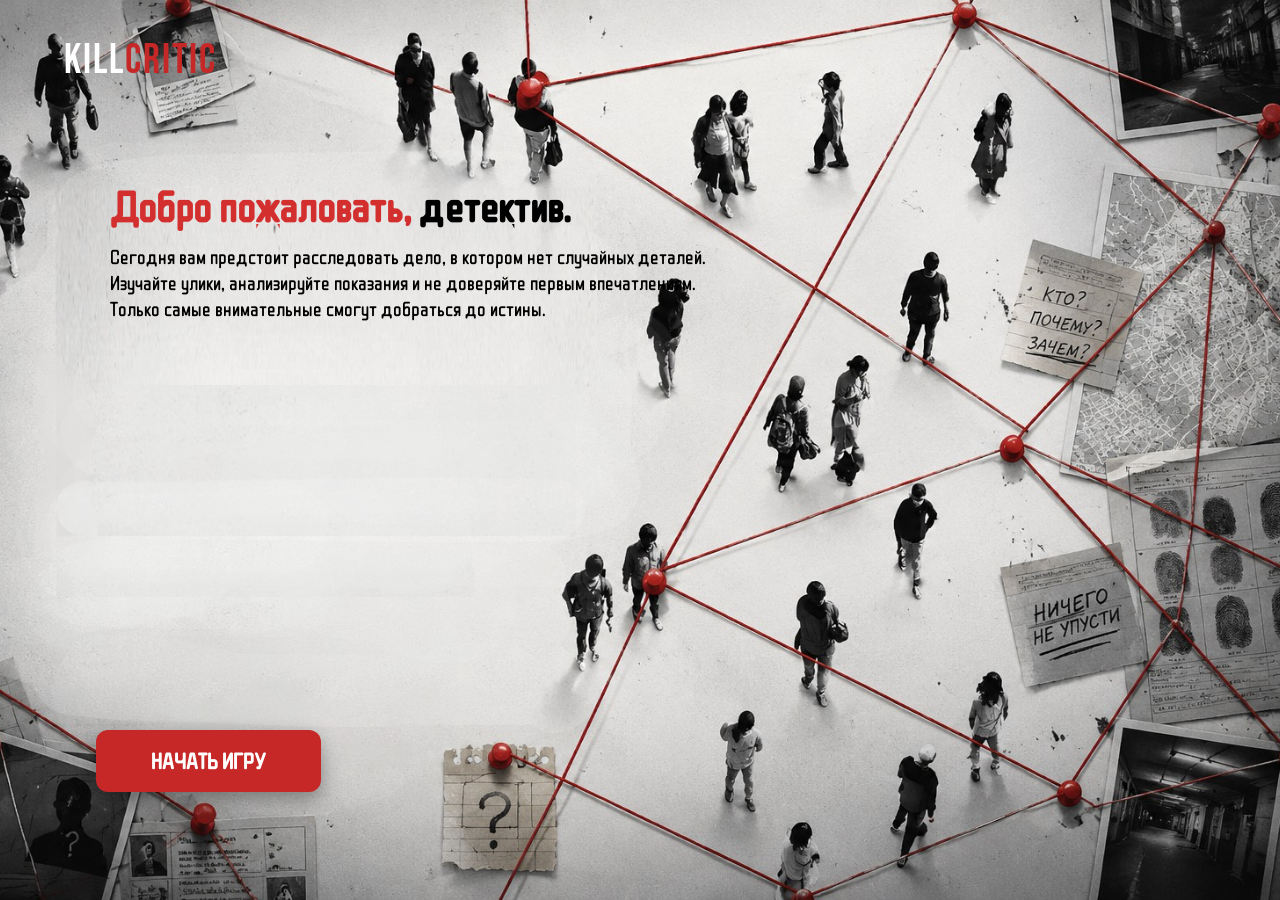
<file: index.html>
﻿<!DOCTYPE html>
<html lang="ru">

<head>

    <!-- Кодировка страницы -->
    <meta charset="UTF-8">

    <!-- Для правильного отображения на телефонах -->
    <meta name="viewport" content="width=device-width, initial-scale=1.0">

    <!-- Название вкладки браузера -->
    <title>KillCritic</title>

    <!-- Подключаем файл со всеми стилями сайта -->
    <link rel="stylesheet" href="css/style.css">

</head>

<!-- Класс страницы нужен, чтобы задать именно этот фон -->
<body class="page start-page">

    <header class="top-panel">

        <div class="logo">
            KILL<span>CRITIC</span>
        </div>

    </header>

    <div class="left-column">

        <h2 style="color: #000000;">

            <span>Добро пожаловать,</span> детектив.

        </h2>

        <p style="color: #000000;">

            Сегодня вам предстоит расследовать дело, в котором нет случайных деталей.
            Изучайте улики, анализируйте показания и не доверяйте первым впечатлениям.
            Только самые внимательные смогут добраться до истины.

        </p>

        <!-- Кнопка перехода на страницу ввода пароля -->
        <a href="password.html"
           class="button start-button">

            НАЧАТЬ ИГРУ

        </a>

    </div>

</body>

</html>
</file>
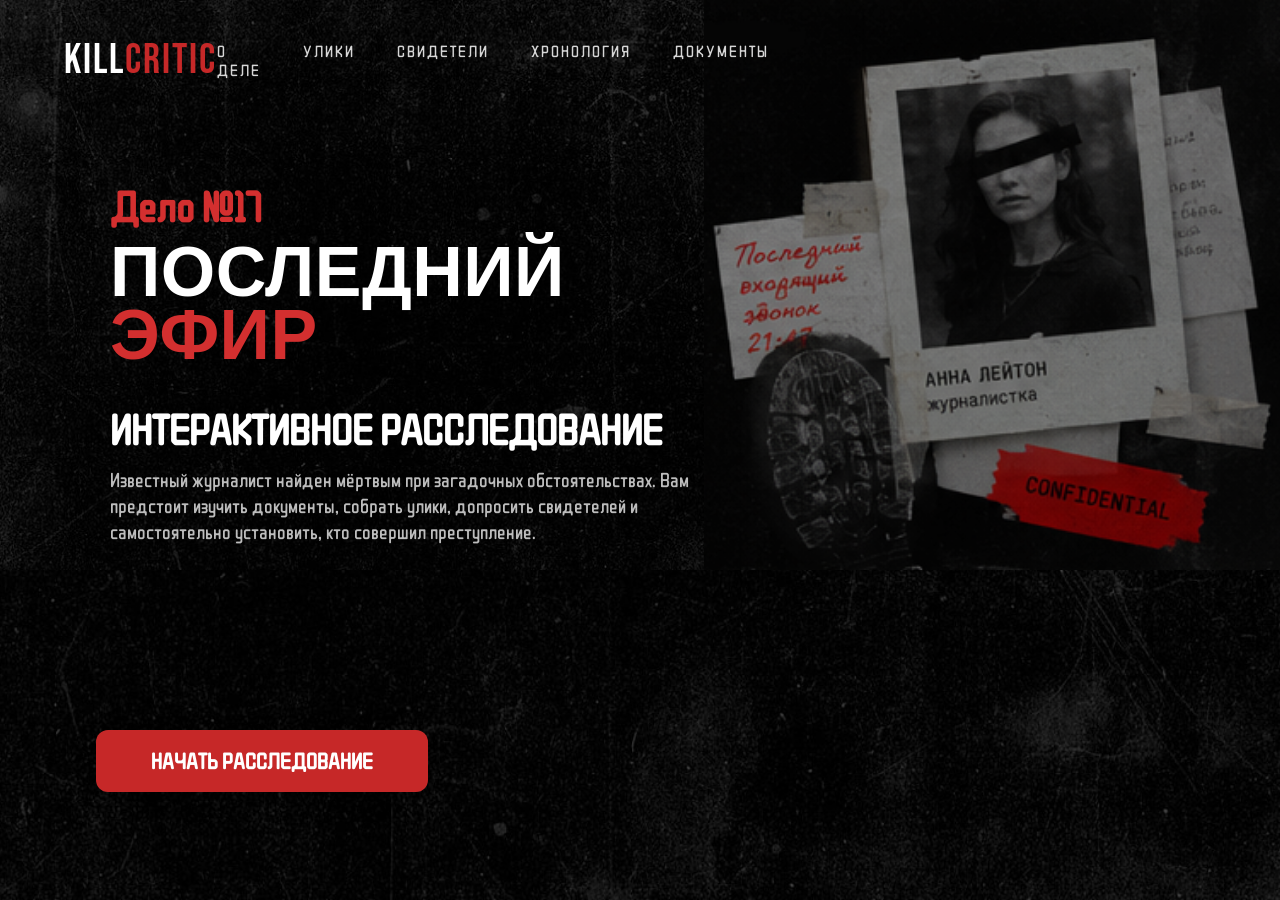
<file: main/main.html>
﻿<!DOCTYPE html>
<html lang="ru">

<head>

    <!-- Кодировка страницы -->
    <meta charset="UTF-8">

    <!-- Для правильного отображения на телефонах -->
    <meta name="viewport" content="width=device-width, initial-scale=1.0">

    <!-- Название вкладки браузера -->
    <title>KillCriticMain</title>

    <!-- Подключаем файл со всеми стилями сайта -->
    <link rel="stylesheet" href="../css/style.css">

</head>

<!-- Класс страницы нужен, чтобы задать именно этот фон -->
<body class="page case-page">

    <div class="page case-page">

        <header class="top-panel">

            <div class="logo">
                KILL<span>CRITIC</span>
            </div>

            <nav class="menu">

                <a href="about.html">О деле</a>

                <a href="clues.html">Улики</a>

                <a href="witnesses.html">Свидетели</a>

                <a href="timeline.html">Хронология</a>

                <a href="documents.html">Документы</a>

            </nav>

        </header>

        <main class="case-content">

            <div class="left-column">

                <h2>
                    <span>Дело №17</span>
                </h2>

                <h1>

                    ПОСЛЕДНИЙ <span>ЭФИР</span>

                </h1>

                <h2>
                    ИНТЕРАКТИВНОЕ 
                    РАССЛЕДОВАНИЕ
                </h2>

                <p>

                    Известный журналист найден мёртвым при загадочных обстоятельствах.
                    Вам предстоит изучить документы, собрать улики,
                    допросить свидетелей и самостоятельно установить,
                    кто совершил преступление.

                </p>

                <a class="button start-button" href="desktop.html">

                    НАЧАТЬ РАССЛЕДОВАНИЕ

                </a>

            </div>


            <div class="right-column">

                <img src="../img/main/Casefile17_AnnaLeyton.png" alt="">

            </div>

        </main>

    </div>

</body>

</html>
</file>
<file: css/style.css>
﻿/* ==========================================
   KILLCRITIC STYLE.CSS
========================================== */

@import url('https://fonts.googleapis.com/css2?family=Inter:wght@300;400;500;600;700&family=Bebas+Neue&display=swap');
@import url('https://fonts.googleapis.com/css2?family=WDXL+Lubrifont+JP+N&display=swap');
@import url('https://fonts.googleapis.com/css2?family=Golos+Text:wght@400..900&family=WDXL+Lubrifont+JP+N&display=swap');

/* ==========================================
   ОБЩИЕ НАСТРОЙКИ ДЛЯ ВСЕГО САЙТА
========================================== */

/* Убираем стандартные отступы браузера */
* {
    margin: 0;
    padding: 0;
    box-sizing: border-box;
}

/* Настройки страницы */
html, body {
    width: 100%;
    height: 100%;
    background: #070707;
    color: #fff;
    font-family: "WDXL Lubrifont JP N",sans-serif;
    /* Настройки скроллбара */
    scrollbar-width: none; /* Firefox */
    -ms-overflow-style: none; /* Internet Explorer / старый Edge */
}

/* Настройки скроллбара */
html::-webkit-scrollbar,
body::-webkit-scrollbar {
    display: none; /* Chrome, Safari, новый Edge */
}

/* ==========================================
   ОБЩИЕ НАСТРОЙКИ ФОНА СТРАНИЦ
========================================== */

.page {
    background-size: cover;
    background-position: center top;
    background-repeat: no-repeat;
}

/* ==========================================
   ФОНЫ
========================================== */

.start-page{background-image:url("../img/start_screen.jpg");}
.password-page{background-image:url("../img/password.jpg");}
.desktop-page{background-image:url("../img/desktop.png");}
.case-page {background-image: url("../img/background1.jpg");}

/* ==========================================
   СТИЛИ ТЕКСТА
========================================== */
/* Заголовок h1 */
h1 {
    font-family: "Bebas Neue",sans-serif;
    font-size: 70px;
    letter-spacing: 0.5px;
    line-height: .9; /* Расстояние между строками */
    margin: 12px 0 35px; /* Отступы верх:12, лево/право:0, низ:35 */
}
    /* Красное слово в заголовке */
    h1 span {
        color: #d32f2f;
    }

/* Заголовок h2 */
h2 {
    font-family: "WDXL Lubrifont JP N",sans-serif;
    font-size: 42px;
    margin: 12px 0 12px; /* Отступы верх:12, лево/право:0, низ:35 */
}
    /* Красное слово в заголовке */
    h2 span {
        color: #d32f2f;
    }

/* Обычный текст */
p {
    font-family: "WDXL Lubrifont JP N",sans-serif;
    /* Ограничение ширины текста */
    width: 600px;
    /* Межстрочный интервал */
    line-height: 1.3;
    color: #bdbdbd;
    font-size: 20px;
    /* Отступ после текста
    margin-bottom: 45px;*/
}

/* ==========================================
   ОБЩИЕ ССЫЛКИ
========================================== */

.text-link {
    color: #d8d8d8;
    text-decoration: none;
    text-transform: uppercase;
    letter-spacing: 2px;
    transition: .25s;
}

    .text-link:hover {
        color: #d32f2f;
    }

/* ==========================================
   ОКНО ВВОДА ПАРОЛЯ
========================================== */

/* Стиль для окна ввода пароля */
.login-box {
    /* Абсолютное позиционирование. Позволяет разместить окно в нужном месте страницы */
    position: absolute;
    /* Сдвигаем левый край окна на 50% ширины страницы */
    left: 50%;
    /* Располагаем окно на расстоянии 50 пикселей от нижнего края страницы */
    bottom: 50px;
    /* Сдвигаем окно влево на половину его собственной ширины. Благодаря этому оно оказывается точно по центру */
    transform: translateX(-50%);
    /* Ширина окна — 420 пикселей */
    width: 420px;
    /* Если экран узкий (например, телефон), окно не станет шире 90% экрана */
    max-width: 90%;
    /* Внутренний отступ между содержимым и границами окна */
    padding: 30px;
    /* Цвет фона.
       rgba = красный, зелёный, синий, прозрачность.
       Здесь почти чёрный цвет с прозрачностью 80% */
    background: rgba(20,20,20,.8);
    /* Цвет текста внутри окна */
    color: white;
    /* Выравнивание текста по центру */
    text-align: center;
    /* Скругление углов окна */
    border-radius: 20px;
    /* Рамка:
       2px — толщина,
       solid — сплошная линия,
       rgba(...) — белый цвет с прозрачностью */
    border: 2px solid rgba(255,255,255,.2);
    /* Тень под окном.
       0 — смещение по горизонтали
       12px — смещение вниз
       30px — степень размытия
       rgba(...) — полупрозрачный чёрный цвет */
    box-shadow: 0 12px 30px rgba(0,0,0,.5);
    /* Размывает фон, который находится за окном. Благодаря этому окно выглядит как матовое стекло */
    backdrop-filter: blur(8px);
}

/* ==========================================
   ПОЛЕ ВВОДА
========================================== */

/* Стиль применяется только к полям ввода
   с типом password */
input[type="password"] {

    /* Поле занимает всю ширину родительского блока (.login-box) */
    width: 100%;
    /* Внутренний отступ между текстом и границами поля */
    padding: 15px;
    /* Размер шрифта вводимого текста */
    font-size: 18px;
    /* Убираем стандартную рамку браузера */
    border: none;
    /* Скругляем углы поля ввода */
    border-radius: 12px;
    /* Отступ снизу до кнопки */
    margin-bottom: 20px;
    /* Убираем стандартную рамку, которая появляется при выборе поля */
    outline: none;

}

    /* Когда пользователь нажал на поле или начал вводить пароль */
    input[type="password"]:focus {
        /* Добавляем красное свечение вокруг поля.
       Первые два нуля — смещение по X и Y.
       12px — степень размытия свечения.
       #ff3b3b — красный цвет свечения */
        box-shadow: 0 0 12px #ff3b3b;
    }

/* ==========================================
   КНОПКИ
========================================== */

.button {
    font-family: "WDXL Lubrifont JP N",sans-serif;
    display: inline-flex;
    align-items: center;
    justify-content: center;
    /* Цвет кнопки */
    background: #c62828;
    /* Цвет текста */
    color: #fff;
    /* Убираем подчеркивание ссылки */
    text-decoration: none;
    /* Размер текста */
    font-size: 22px;
    /* Жирный текст */
    font-weight: 700;
    /* Внутренние отступы */
    padding: 18px 55px;
    /* Скругление углов */
    border-radius: 12px;
    /* Тень */
    box-shadow: 0 8px 20px rgba(0,0,0,.35);
    /* Плавная анимация */
    transition: .25s;
    display: inline-flex;
    text-align: center;
    cursor: pointer;
}
    /* Когда мышка наведена */
    .button:hover {
        /* Цвет становится ярче */
        background: #e53935;
        /* Немного увеличиваем кнопку */
        transform: scale(1.05);
    }

    /* Когда кнопка нажата */
    .button:active {
        /* Немного уменьшаем кнопку */
        transform: scale(.98);
    }

/* Стартовая страница. Кнопка*/
.start-button {
    font-family: "WDXL Lubrifont JP N",sans-serif;
    /* Абсолютное позиционирование */
    position: absolute;
    /* Отступ слева */
    left: 7.5%;
    /* Отступ снизу */
    bottom: 12%;
}

/* Кнопка "Войти" */
.login-button {
    font-family: "WDXL Lubrifont JP N",sans-serif;
    width: 100%;
    padding: 15px;
    font-size: 20px;
    border: none;
}

/* ==========================================
   РАБОЧИЙ СТОЛ
========================================== */

/* Контейнер рабочего стола */
.desktop {
    display: flex;
    flex-direction: column;
    gap: 25px;
    padding: 30px;
}

/* ==========================================
   ИКОНКИ
========================================== */
.desktop-icon {
    width: 90px;
    display: flex;
    flex-direction: column;
    align-items: center;
    text-decoration: none;
    color: white;
    cursor: pointer;
    transition: 0.2s;
}

    /* Подсветка */
    .desktop-icon:hover {
        background: rgba(255,255,255,0.15);
        border-radius: 10px;
    }

    /* Подпись */
    .desktop-icon span {
        margin-top: 8px;
        text-align: center;
        font-size: 15px;
    }

/* Общий стиль иконок */
.icon {
    width: 60px;
    height: 60px;
    display: flex;
    justify-content: center;
    align-items: center;
    font-size: 40px;
    background-size: contain;
    background-position: center;
    background-repeat: no-repeat;
}

/* Иконки */
.folder {
    background-image: url("../img/icons/folder.png");
}

.mail {
    background-image: url("../img/icons/mail.png");
}

.telegram {
    background-image: url("../img/icons/telegram.png");
}

/* ==========================================
   MAIN.HTML
========================================== */

/* Контейнер состоит из .logo и .menu */
.top-panel {
    /* Элемент позиционируется относительно ближайшего родителя или относительно окна браузера */
    position: absolute;
    font-family: "WDXL Lubrifont JP N",sans-serif;
    top: 35px;
    left: 5%;
    right: 45%;
    /* Все элементы внутри .top-panel становятся flex-элементами и располагаются в одну линию */
    display: flex;
    /* Распределяет свободное место между элементами */
    justify-content: space-between;
    /* Выравнивание элементов по вертикали */
    align-items: center;
    /* Номер слоя */
    z-index: 5;
}

.logo {
    /* Шрифт, запасной шрифт, если не загрузится основной */
    font-family: "Bebas Neue",sans-serif;
    /* Размер шрифта */
    font-size: 42px;
    /* Расстояние между буквами */
    letter-spacing: 2px;
}

    /* Красная часть логотипа */
    .logo span {
        color: #c62828;
    }

.menu {
    display: flex;
    gap: 42px;
}

    /* Применяется ко всем ссылкам внутри меню */
    .menu a {
        color: #d7d7d7;
        /* Убирает стандартное подчёркивание ссылок */
        text-decoration: none;
        /* Все буквы становятся большими */
        text-transform: uppercase;
        /* Расстояние между буквами */
        letter-spacing: 2px;
        /* Добавляет плавную анимацию изменения */
        transition: .25s;
    }

        /* Наведение мышки */
        .menu a:hover {
            color: #d32f2f;
        }

/* Главный контейнер страницы состоит из .left-column и .right-column */
.case-content {
    display: flex;
    width: 100%;
    height: 100%;
}

.left-column {
    width: 55%;
    /* Отступы: верх право низ лево */
    padding: 170px 0 0 110px;
}

.right-column {
    width: 45%;
    /* Обрезает всё, что выходит за пределы блока */
    overflow: hidden;
}

    .right-column img {
        width: 100%;
        height: 100%;
        /* Заполни весь блок картинкой, сохранив пропорции */
        object-fit: cover;
        /* Затемняет изображение */
        filter: brightness(.65);
    }
</file>
